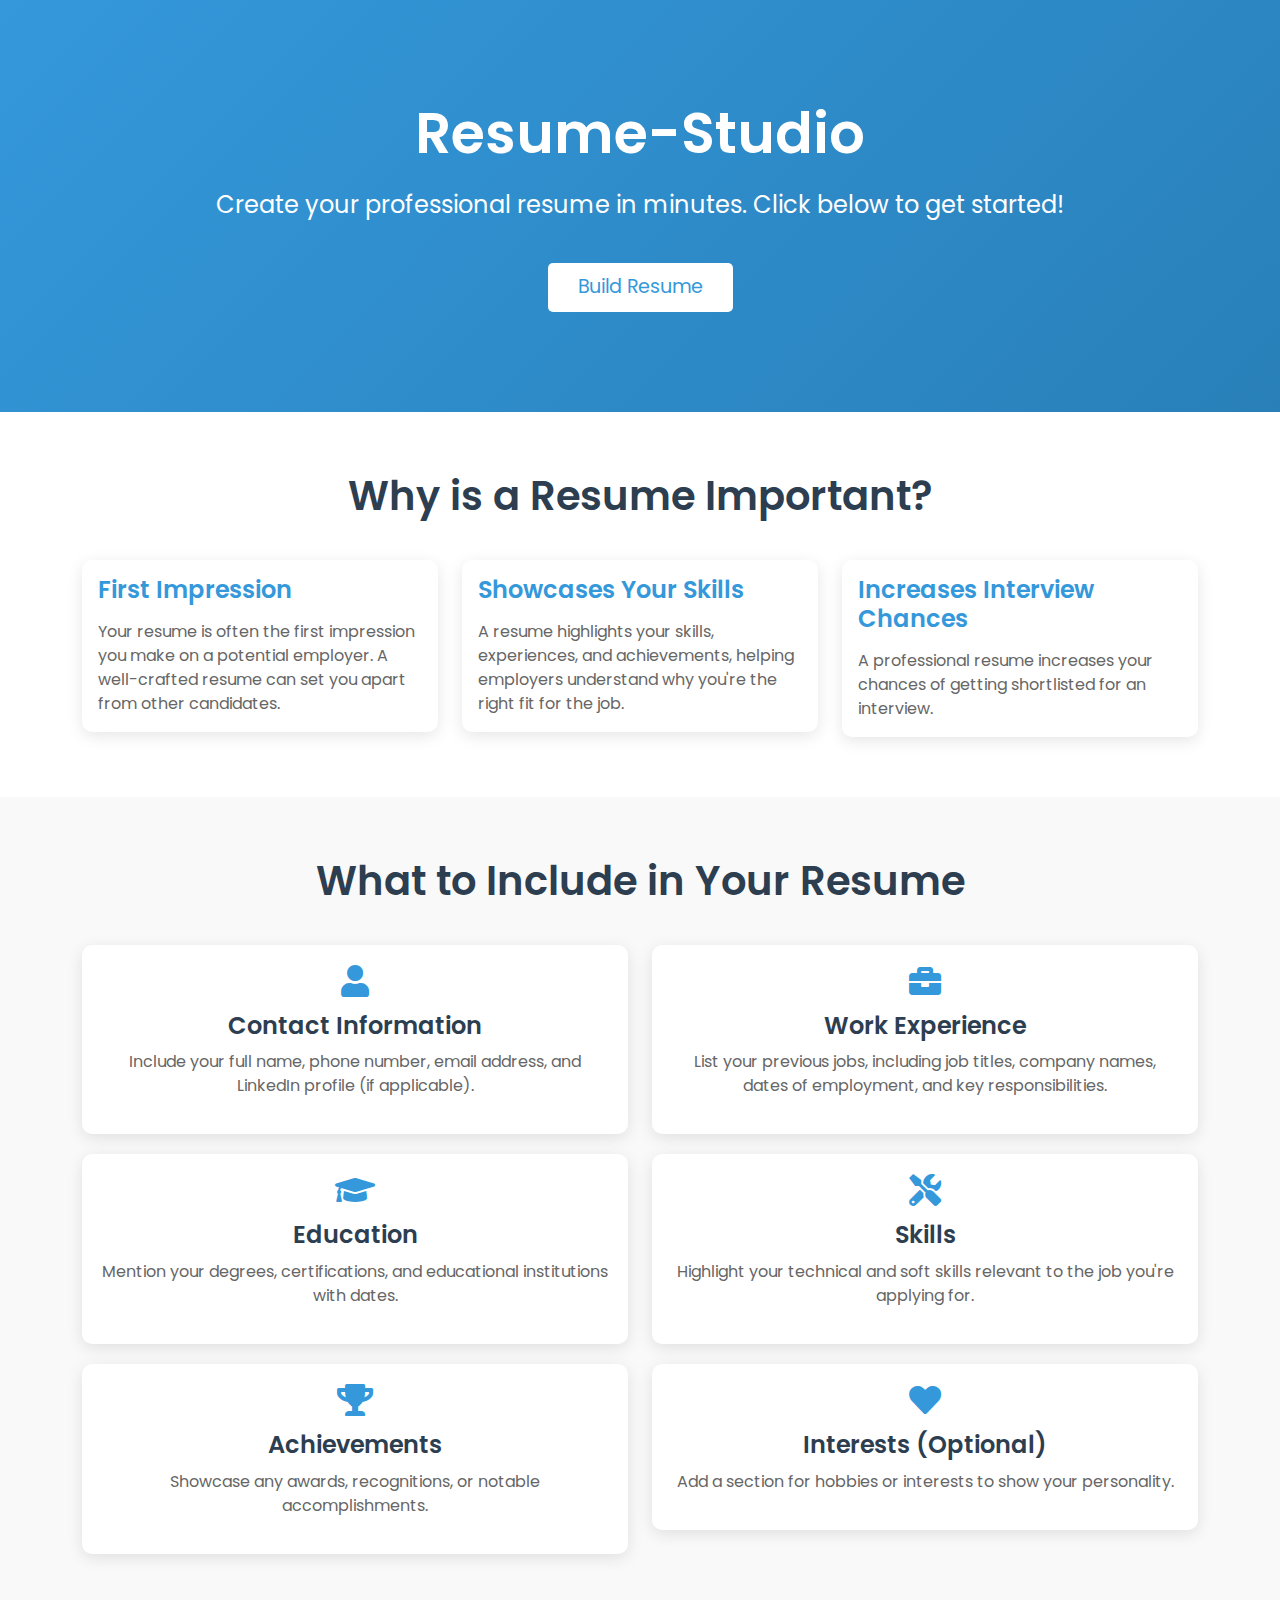
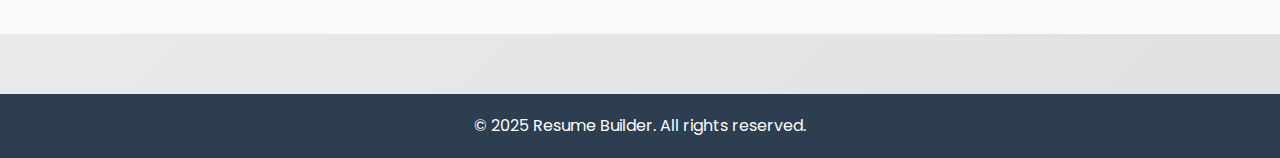
<file: homepage.html>
<!DOCTYPE html>
<html lang="en">

<head>
    <meta charset="UTF-8">
    <meta name="viewport" content="width=device-width, initial-scale=1.0">
    <title>Resume Builder</title>
    <!-- Bootstrap CSS -->
    <link href="https://cdn.jsdelivr.net/npm/bootstrap@5.3.0-alpha1/dist/css/bootstrap.min.css" rel="stylesheet">
    <!-- Custom CSS -->
    <link rel="stylesheet" href="homepage.css">
    <!-- Google Fonts -->
    <link href="https://fonts.googleapis.com/css2?family=Poppins:wght@400;600&display=swap" rel="stylesheet">
    <!-- Font Awesome Icons -->
    <link rel="stylesheet" href="https://cdnjs.cloudflare.com/ajax/libs/font-awesome/5.15.4/css/all.min.css">
</head>

<body>
    <!-- Hero Section -->
    <div class="hero-section">
        <div class="container text-center">
            <h1 class="hero-title">Resume-Studio</h1>
            <p class="hero-subtitle">Create your professional resume in minutes. Click below to get started!</p>
            <a href="index.html" class="btn btn-primary btn-lg">Build Resume</a>
        </div>
    </div>

    <!-- Why Resume Matters Section -->
    <div class="why-resume-section">
        <div class="container">
            <h2 class="section-title text-center">Why is a Resume Important?</h2>
            <div class="row">
                <!-- Point 1 -->
                <div class="col-md-4">
                    <div class="card">
                        <div class="card-body">
                            <h3 class="card-title">First Impression</h3>
                            <p class="card-text">
                                Your resume is often the first impression you make on a potential employer. A well-crafted resume can set you apart from other candidates.
                            </p>
                        </div>
                    </div>
                </div>
                <!-- Point 2 -->
                <div class="col-md-4">
                    <div class="card">
                        <div class="card-body">
                            <h3 class="card-title">Showcases Your Skills</h3>
                            <p class="card-text">
                                A resume highlights your skills, experiences, and achievements, helping employers understand why you're the right fit for the job.
                            </p>
                        </div>
                    </div>
                </div>
                <!-- Point 3 -->
                <div class="col-md-4">
                    <div class="card">
                        <div class="card-body">
                            <h3 class="card-title">Increases Interview Chances</h3>
                            <p class="card-text">
                                A professional resume increases your chances of getting shortlisted for an interview.
                            </p>
                        </div>
                    </div>
                </div>
            </div>
        </div>
    </div>

    <!-- What to Include in Your Resume Section -->
    <div class="resume-tips-section">
        <div class="container">
            <h2 class="section-title text-center">What to Include in Your Resume</h2>
            <div class="row">
                <!-- Point 1 -->
                <div class="col-md-6">
                    <div class="tip-card">
                        <i class="fas fa-user tip-icon"></i>
                        <h3 class="tip-title">Contact Information</h3>
                        <p class="tip-text">
                            Include your full name, phone number, email address, and LinkedIn profile (if applicable).
                        </p>
                    </div>
                </div>
                <!-- Point 2 -->
                <div class="col-md-6">
                    <div class="tip-card">
                        <i class="fas fa-briefcase tip-icon"></i>
                        <h3 class="tip-title">Work Experience</h3>
                        <p class="tip-text">
                            List your previous jobs, including job titles, company names, dates of employment, and key responsibilities.
                        </p>
                    </div>
                </div>
                <!-- Point 3 -->
                <div class="col-md-6">
                    <div class="tip-card">
                        <i class="fas fa-graduation-cap tip-icon"></i>
                        <h3 class="tip-title">Education</h3>
                        <p class="tip-text">
                            Mention your degrees, certifications, and educational institutions with dates.
                        </p>
                    </div>
                </div>
                <!-- Point 4 -->
                <div class="col-md-6">
                    <div class="tip-card">
                        <i class="fas fa-tools tip-icon"></i>
                        <h3 class="tip-title">Skills</h3>
                        <p class="tip-text">
                            Highlight your technical and soft skills relevant to the job you're applying for.
                        </p>
                    </div>
                </div>
                <!-- Point 5 -->
                <div class="col-md-6">
                    <div class="tip-card">
                        <i class="fas fa-trophy tip-icon"></i>
                        <h3 class="tip-title">Achievements</h3>
                        <p class="tip-text">
                            Showcase any awards, recognitions, or notable accomplishments.
                        </p>
                    </div>
                </div>
                <!-- Point 6 -->
                <div class="col-md-6">
                    <div class="tip-card">
                        <i class="fas fa-heart tip-icon"></i>
                        <h3 class="tip-title">Interests (Optional)</h3>
                        <p class="tip-text">
                            Add a section for hobbies or interests to show your personality.
                        </p>
                    </div>
                </div>
            </div>
        </div>
    </div>

    <!-- Footer -->
    <footer class="footer">
        <div class="container text-center">
            <p class="footer-text">© 2025 Resume Builder. All rights reserved.</p>
        </div>
    </footer>

    <!-- Bootstrap JS (Optional) -->
    <script src="https://cdn.jsdelivr.net/npm/bootstrap@5.3.0-alpha1/dist/js/bootstrap.bundle.min.js"></script>
</body>

</html>
</file>
<file: homepage.css>
/* General Styles */
body {
    font-family: 'Poppins', sans-serif;
    margin: 0;
    padding: 0;
    background: linear-gradient(135deg, #f5f5f5, #e0e0e0);
    color: #333;
}

/* Hero Section */
.hero-section {
    background: linear-gradient(135deg, #3498db, #2980b9);
    color: #fff;
    padding: 100px 20px;
    text-align: center;
}

.hero-title {
    font-size: 3.5rem;
    font-weight: 600;
    margin-bottom: 20px;
}

.hero-subtitle {
    font-size: 1.5rem;
    margin-bottom: 40px;
}

.btn-primary {
    background-color: #fff;
    color: #3498db;
    border: none;
    padding: 10px 30px;
    font-size: 1.2rem;
    border-radius: 5px;
    transition: background-color 0.3s ease;
}

.btn-primary:hover {
    background-color: #061947;
}

/* Why Resume Matters Section */
.why-resume-section {
    padding: 60px 20px;
    background: #fff;
}

.section-title {
    font-size: 2.5rem;
    font-weight: 600;
    margin-bottom: 40px;
    color: #2c3e50;
}

.card {
    border: none;
    border-radius: 10px;
    box-shadow: 0 4px 16px rgba(0, 0, 0, 0.1);
    transition: transform 0.3s ease;
}

.card:hover {
    transform: translateY(-10px);
}

.card-title {
    font-size: 1.5rem;
    font-weight: 600;
    color: #3498db;
    margin-bottom: 15px;
}

.card-text {
    font-size: 1rem;
    color: #666;
}

/* Footer */
.footer {
    background: #2c3e50;
    color: #fff;
    padding: 20px;
    margin-top: 60px;
}

.footer-text {
    margin: 0;
    font-size: 1rem;
}

/* What to Include in Your Resume Section */
.resume-tips-section {
    padding: 60px 20px;
    background: #f9f9f9;
}

.tip-card {
    background: #fff;
    border-radius: 10px;
    padding: 20px;
    margin-bottom: 20px;
    text-align: center;
    box-shadow: 0 4px 16px rgba(0, 0, 0, 0.1);
    transition: transform 0.3s ease;
}

.tip-card:hover {
    transform: translateY(-10px);
}

.tip-icon {
    font-size: 2rem;
    color: #3498db;
    margin-bottom: 15px;
}

.tip-title {
    font-size: 1.5rem;
    font-weight: 600;
    color: #2c3e50;
    margin-bottom: 10px;
}

.tip-text {
    font-size: 1rem;
    color: #666;
}
</file>
